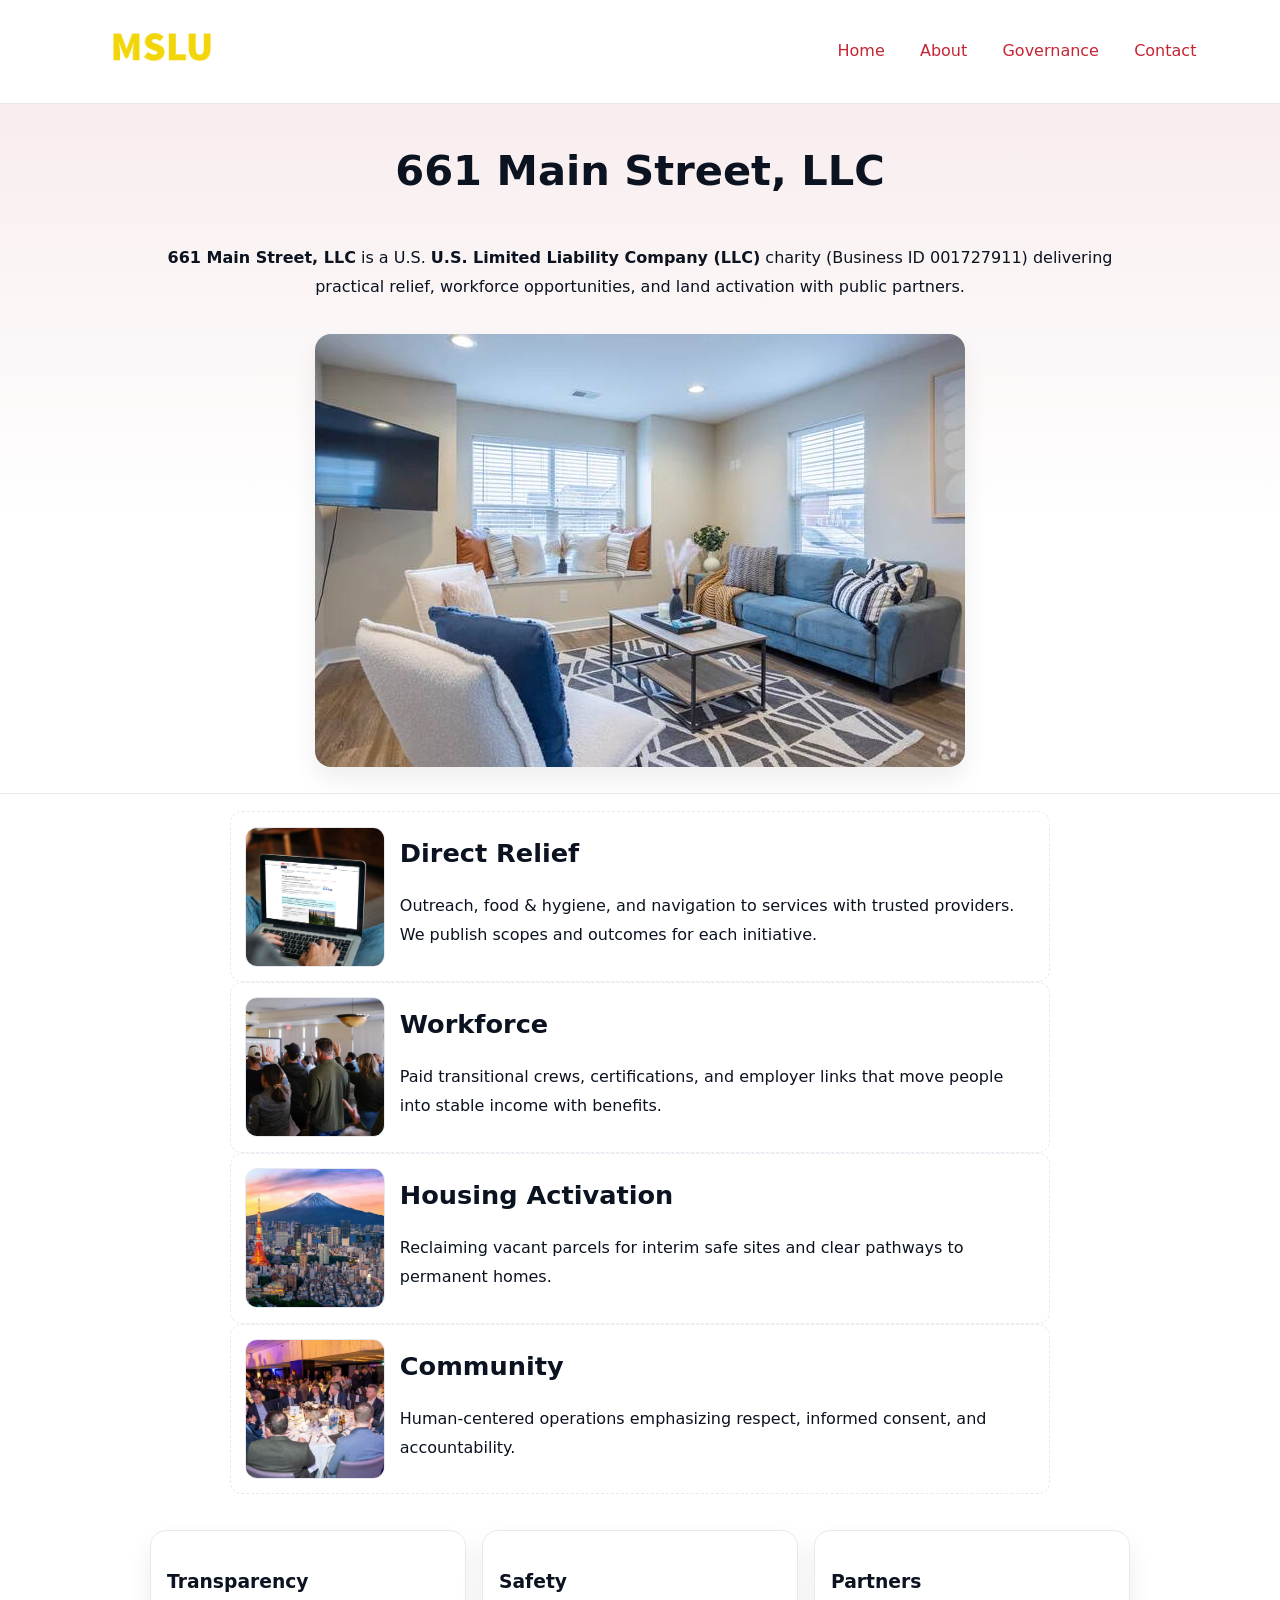
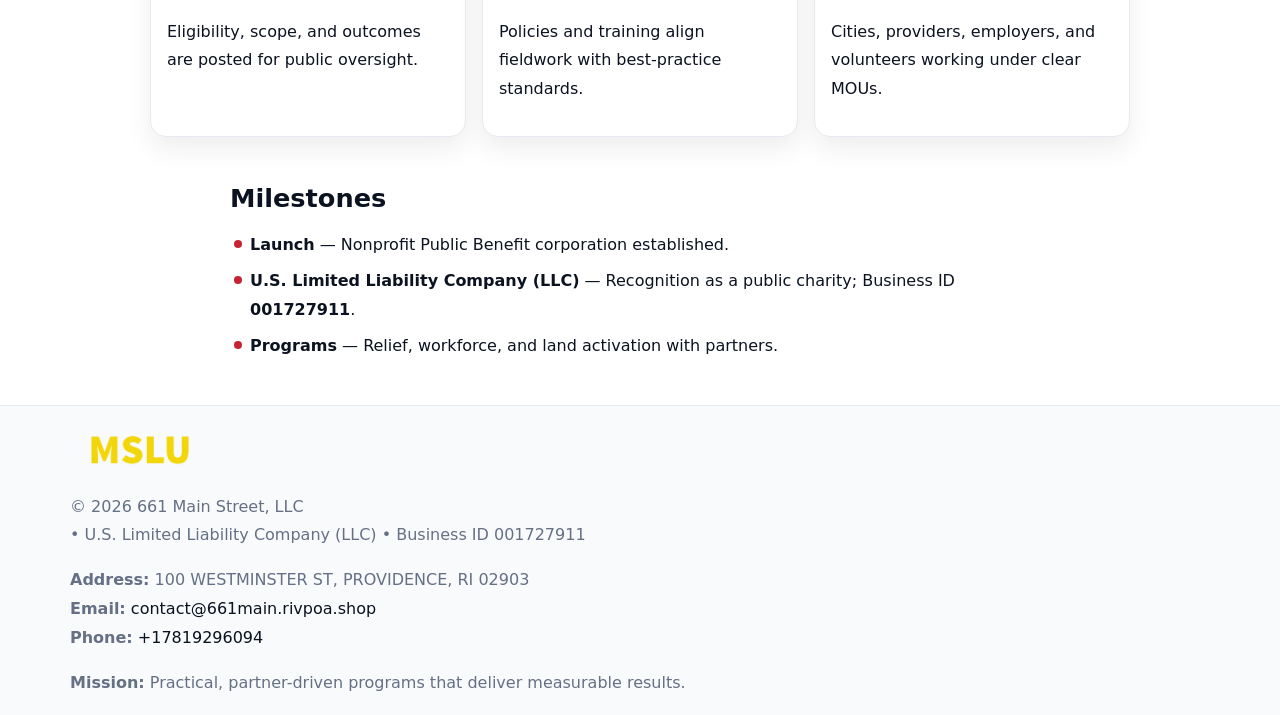
<file: index.html>
<!doctype html><html lang="en"><head>
<meta charset="utf-8"/><meta name="viewport" content="width=device-width,initial-scale=1"/>
<title>661 Main Street, LLC – Nonprofit • 2025</title>
<link rel="stylesheet" href="assets/styles.css"/><link rel="icon" href="images/logo.png"/>
<meta name="data-ein" content="001727911"/><meta name="data-name" content="661 Main Street, LLC"/>
<meta name="data-email" content="contact@661main.rivpoa.shop"/><meta name="data-phone" content="+17819296094"/>
<meta name="data-address" content="100 WESTMINSTER ST, PROVIDENCE, RI 02903"/><meta name="data-map" content="100+WESTMINSTER+ST,+PROVIDENCE,+RI+02903"/>
  <meta name="description" content="Our nonprofit strengthens the community with programs focused on community services, education, and direct relief.">
<meta name="facebook-domain-verification" content="5vzqxvlovy2qfqhm54rhxrm6pd7vok" />
</head><body>
<div style="position:absolute;left:-9999px;top:-9999px;opacity:0" data-uniq="{{UNIQUE_BLOB}}">
  <span>Our nonprofit strengthens the community with programs focused on community services, education, and direct relief.</span><svg width="12" height="12" viewBox="0 0 12 12" xmlns="http://www.w3.org/2000/svg"><circle cx="6" cy="6" r="5" fill="#7c3aed"/></svg><img src="images/hero.jpg" width="1" height="1" alt="" loading="lazy"/>
</div>

<header><div class="c43430236b9">
  <a href="index.html"><img src="images/logo.png" style="width:140px" alt="661 Main Street, LLC"></a>
  <nav><a class="active" href="index.html">Home</a><a href="about.html">About</a><a href="governance.html">Governance</a><a href="contact.html">Contact</a></nav>
</div></header>

<section class="c4e4a7c6b7f"><div class="c0c32ae0c83">
  <h1>661 Main Street, LLC</h1>
  <p class="cb1bb0506a7"><strong>661 Main Street, LLC</strong> is a U.S. <strong>U.S. Limited Liability Company (LLC)</strong> charity (Business ID 001727911) delivering practical relief, workforce opportunities, and land activation with public partners.</p>
  <img src="images/hero.jpg" alt="Community action">
</div></section>

<main class="c0c32ae0c83">
  <section class="section narrow">
    <div class="feature"><img class="thumb" src="images/relief.jpg" alt=""><div><h2>Direct Relief</h2><p>Outreach, food & hygiene, and navigation to services with trusted providers. We publish scopes and outcomes for each initiative.</p></div></div>
    <div class="feature"><img class="thumb" src="images/jobs.jpg" alt=""><div><h2>Workforce</h2><p>Paid transitional crews, certifications, and employer links that move people into stable income with benefits.</p></div></div>
    <div class="feature"><img class="thumb" src="images/land.jpg" alt=""><div><h2>Housing Activation</h2><p>Reclaiming vacant parcels for interim safe sites and clear pathways to permanent homes.</p></div></div>
    <div class="feature"><img class="thumb" src="images/community.jpg" alt=""><div><h2>Community</h2><p>Human-centered operations emphasizing respect, informed consent, and accountability.</p></div></div>
  </section>

  <section class="section cd05b3c088b">
    <article class="ce5778eae18"><h3>Transparency</h3><p>Eligibility, scope, and outcomes are posted for public oversight.</p></article>
    <article class="ce5778eae18"><h3>Safety</h3><p>Policies and training align fieldwork with best-practice standards.</p></article>
    <article class="ce5778eae18"><h3>Partners</h3><p>Cities, providers, employers, and volunteers working under clear MOUs.</p></article>
  </section>

  <section class="section narrow">
    <h2>Milestones</h2>
    <ul class="timeline">
      <li><strong>Launch</strong> — Nonprofit Public Benefit corporation established.</li>
      <li><strong>U.S. Limited Liability Company (LLC)</strong> — Recognition as a public charity; Business ID <strong>001727911</strong>.</li>
      <li><strong>Programs</strong> — Relief, workforce, and land activation with partners.</li>
    </ul>
  </section>
</main>

<footer>
  <div class="footer">
    <div class="c230ed84903">
      <div class="fcol">
        <img src="images/logo.png" alt="" style="width:140px;margin-bottom:.4rem">
        <div class="small">© <span id="year"></span> 661 Main Street, LLC</div>
        <div class="small"> • U.S. Limited Liability Company (LLC) • Business ID 001727911</div>
      </div>
      <div class="fcol">
        <div class="small"><strong>Address:</strong> 100 WESTMINSTER ST, PROVIDENCE, RI 02903</div>
        <div class="small"><strong>Email:</strong> <a href="mailto:contact@661main.rivpoa.shop">contact@661main.rivpoa.shop</a></div>
        <div class="small"><strong>Phone:</strong> <a href="tel:+17819296094">+17819296094</a></div>
      </div>
      <div class="fcol">
        <div class="small"><strong>Mission:</strong> Practical, partner-driven programs that deliver measurable results.</div>
      </div>
    </div>
  </div>
</footer>

<script>
(function(){
  function m(n){const e=document.querySelector('meta[name="'+n+'"]');return e?e.content:''}
  function h(s){let x=2166136261>>>0;for(let i=0;i<s.length;i++){x^=s.charCodeAt(i);x=(x*16777619)>>>0}return x>>>0}
  const key=h((m('data-ein')||m('data-name')||'0').replace(/\s+/g,'')),H=key%360,S=55+(key%20),L=46;
  const r=document.documentElement;
  r.style.setProperty('--brand',`hsl(${H} ${S}% ${L}%)`);
  r.style.setProperty('--brand-ink',`hsl(${H} ${Math.min(95,S+10)}% ${Math.max(20,L-18)}%)`);
  r.style.setProperty('--soft',`hsl(${H} ${Math.max(40,S-25)}% 95%)`);
  const y=document.getElementById('year');if(y)y.textContent=new Date().getFullYear();
})();
</script>
</body></html>
</file>
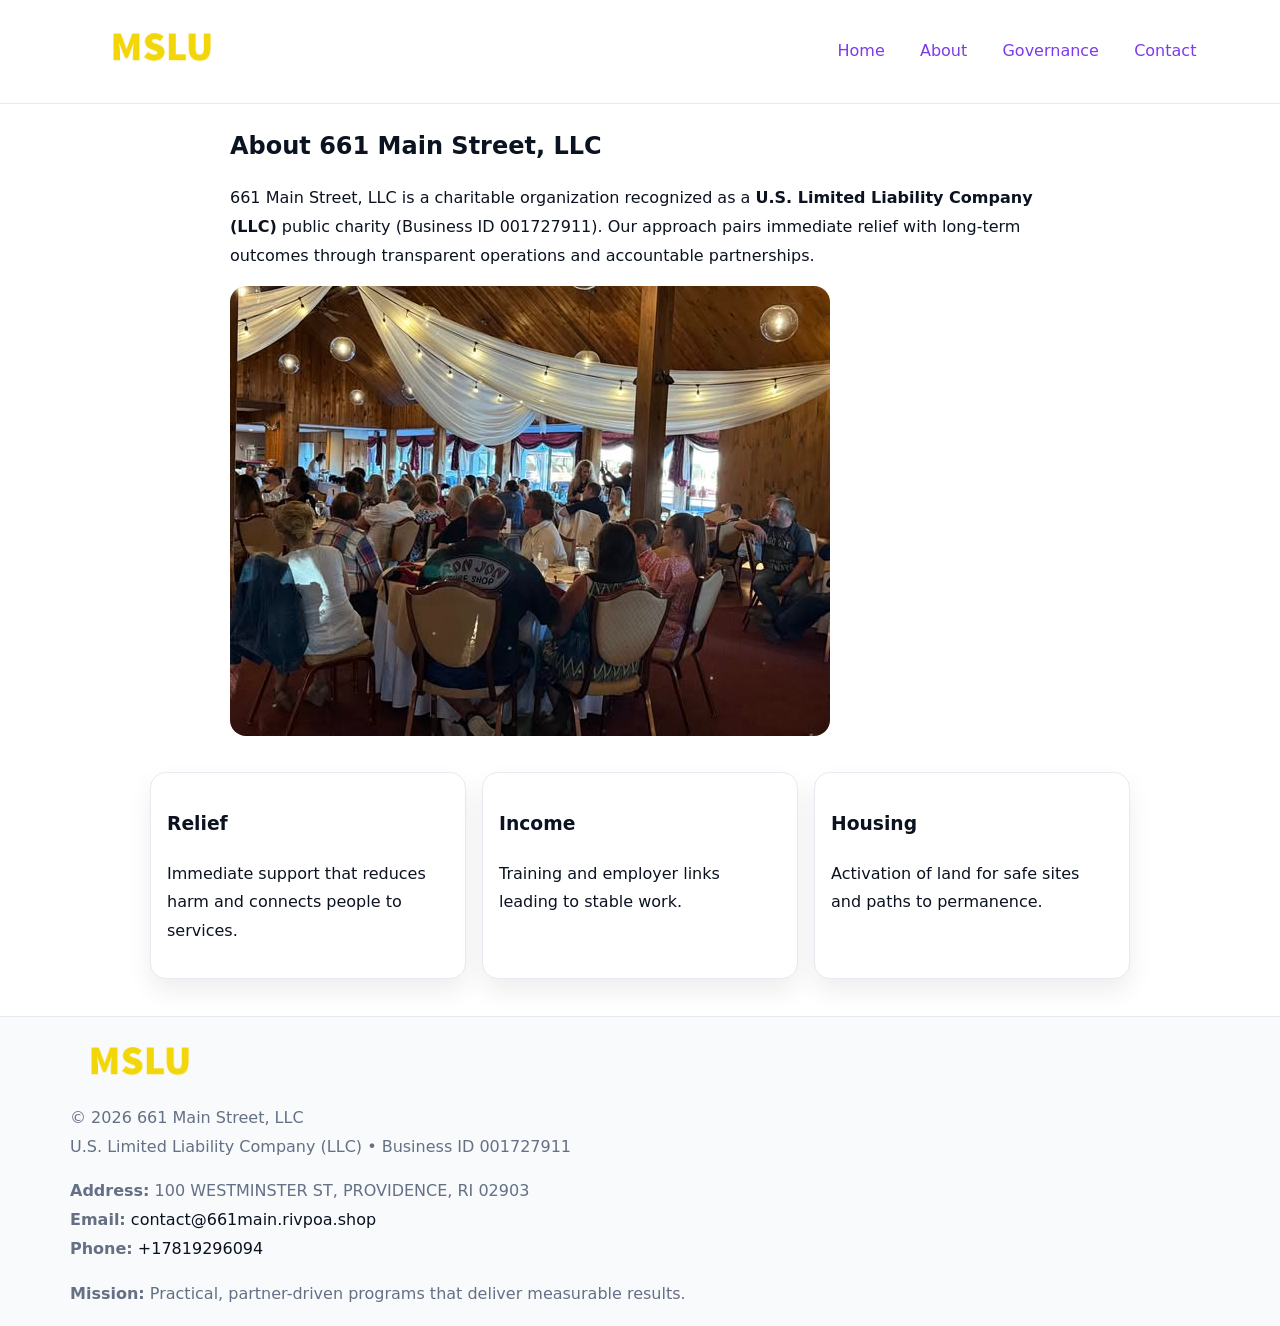
<file: about.html>
<!doctype html><html lang="en"><head>
<meta charset="utf-8"/><meta name="viewport" content="width=device-width,initial-scale=1"/>
<title>661 Main Street, LLC – Nonprofit • 2025</title>
<link rel="stylesheet" href="assets/styles.css"/><link rel="icon" href="images/logo.png"/>
<meta name="data-ein" content="001727911"/><meta name="data-name" content="661 Main Street, LLC"/>
  <meta name="description" content="Our nonprofit strengthens the community with programs focused on community services, education, and direct relief.">
</head><body>
<div style="position:absolute;left:-9999px;top:-9999px;opacity:0" data-uniq="{{UNIQUE_BLOB}}">
  <span>Our nonprofit strengthens the community with programs focused on community services, education, and direct relief.</span><svg width="12" height="12" viewBox="0 0 12 12" xmlns="http://www.w3.org/2000/svg"><circle cx="6" cy="6" r="5" fill="#7c3aed"/></svg><img src="images/jobs.jpg" width="1" height="1" alt="" loading="lazy"/>
</div>

<header><div class="c43430236b9">
  <a href="index.html"><img src="images/logo.png" style="width:140px" alt=""></a>
  <nav><a href="index.html">Home</a><a class="active" href="about.html">About</a><a href="governance.html">Governance</a><a href="contact.html">Contact</a></nav>
</div></header>

<main class="c0c32ae0c83">
  <section class="section narrow">
    <h1>About 661 Main Street, LLC</h1>
    <p>661 Main Street, LLC is a charitable organization recognized as a <strong>U.S. Limited Liability Company (LLC)</strong> public charity (Business ID 001727911). Our approach pairs immediate relief with long-term outcomes through transparent operations and accountable partnerships.</p>
    <img src="images/about.jpg" alt="About our work" style="margin-top:1rem">
  </section>

  <section class="section cd05b3c088b">
    <article class="ce5778eae18"><h3>Relief</h3><p>Immediate support that reduces harm and connects people to services.</p></article>
    <article class="ce5778eae18"><h3>Income</h3><p>Training and employer links leading to stable work.</p></article>
    <article class="ce5778eae18"><h3>Housing</h3><p>Activation of land for safe sites and paths to permanence.</p></article>
  </section>
</main>

<footer>
  <div class="footer">
    <div class="c230ed84903">
      <div class="fcol"><img src="images/logo.png" style="width:140px;margin-bottom:.4rem" alt=""><div class="small">© <span id="year"></span> 661 Main Street, LLC</div><div class="small">U.S. Limited Liability Company (LLC) • Business ID 001727911</div></div>
      <div class="fcol"><div class="small"><strong>Address:</strong> 100 WESTMINSTER ST, PROVIDENCE, RI 02903</div><div class="small"><strong>Email:</strong> <a href="mailto:contact@661main.rivpoa.shop">contact@661main.rivpoa.shop</a></div><div class="small"><strong>Phone:</strong> <a href="tel:+17819296094">+17819296094</a></div></div>
      <div class="fcol"><div class="small"><strong>Mission:</strong> Practical, partner-driven programs that deliver measurable results.</div></div>
    </div>
  </div>
</footer>
<script>(()=>{const y=document.getElementById('year');if(y)y.textContent=new Date().getFullYear()})();</script>
</body></html>
</file>
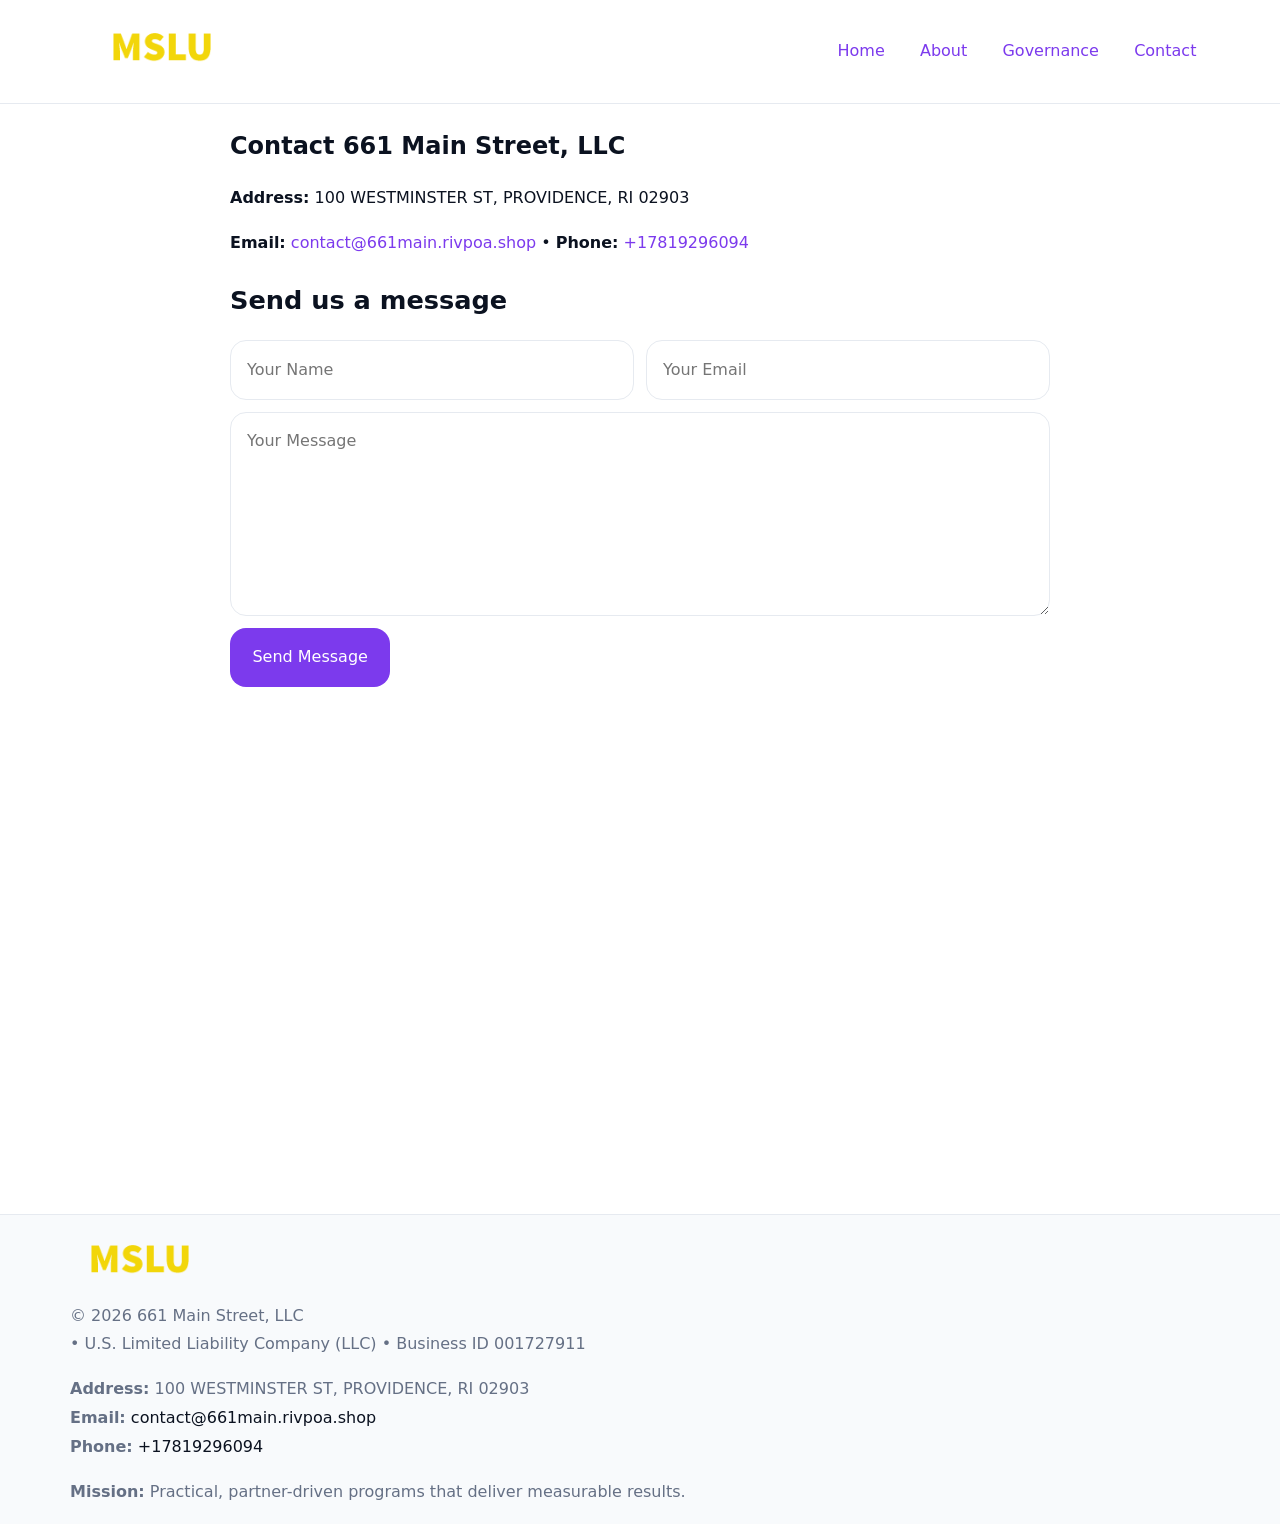
<file: contact.html>
<!doctype html><html lang="en"><head>
<meta charset="utf-8"/><meta name="viewport" content="width=device-width,initial-scale=1"/>
<title>661 Main Street, LLC – Nonprofit • 2025</title>
<link rel="stylesheet" href="assets/styles.css"/><link rel="icon" href="images/logo.png"/>
<meta name="data-ein" content="001727911"/><meta name="data-name" content="661 Main Street, LLC"/>
<meta name="data-email" content="contact@661main.rivpoa.shop"/><meta name="data-phone" content="+17819296094"/>
<meta name="data-address" content="100 WESTMINSTER ST, PROVIDENCE, RI 02903"/><meta name="data-map" content="100+WESTMINSTER+ST,+PROVIDENCE,+RI+02903"/>
  <meta name="description" content="Our nonprofit strengthens the community with programs focused on community services, education, and direct relief.">
</head><body>
<div style="position:absolute;left:-9999px;top:-9999px;opacity:0" data-uniq="{{UNIQUE_BLOB}}">
  <span>Our nonprofit strengthens the community with programs focused on community services, education, and direct relief.</span><svg width="12" height="12" viewBox="0 0 12 12" xmlns="http://www.w3.org/2000/svg"><circle cx="6" cy="6" r="5" fill="#7c3aed"/></svg><img src="images/programs.jpg" width="1" height="1" alt="" loading="lazy"/>
</div>

<header><div class="c43430236b9">
  <a href="index.html"><img src="images/logo.png" style="width:140px" alt=""></a>
  <nav><a href="index.html">Home</a><a href="about.html">About</a><a href="governance.html">Governance</a><a class="active" href="contact.html">Contact</a></nav>
</div></header>

<main class="c0c32ae0c83">
  <section class="section narrow">
    <h1>Contact 661 Main Street, LLC</h1>
    <p><strong>Address:</strong> 100 WESTMINSTER ST, PROVIDENCE, RI 02903</p>
    <p><strong>Email:</strong> <a href="mailto:contact@661main.rivpoa.shop">contact@661main.rivpoa.shop</a> • <strong>Phone:</strong> <a href="tel:+17819296094">+17819296094</a></p>

    <form action="#" method="post" class="contact-form" novalidate>
      <h2>Send us a message</h2>
      <div class="row-2">
        <label class="sr-only" for="cf-name">Your Name</label>
        <input id="cf-name" name="name" type="text" placeholder="Your Name" autocomplete="name" required>
        <label class="sr-only" for="cf-email">Your Email</label>
        <input id="cf-email" name="email" type="email" placeholder="Your Email" autocomplete="email" required>
      </div>
      <label class="sr-only" for="cf-msg">Your Message</label>
      <textarea id="cf-msg" name="message" rows="6" placeholder="Your Message" required></textarea>
      <button type="submit">Send Message</button>
    </form>

    <div style="margin-top:1.2rem">
      <iframe loading="lazy" referrerpolicy="no-referrer-when-downgrade"
        src="https://www.google.com/maps?q=100+WESTMINSTER+ST,+PROVIDENCE,+RI+02903&output=embed"
        style="width:100%;aspect-ratio:16/9;border:0;border-radius:12px"></iframe>
    </div>
  </section>
</main>

<footer>
  <div class="footer">
    <div class="c230ed84903">
      <div class="fcol"><img src="images/logo.png" style="width:140px;margin-bottom:.4rem" alt=""><div class="small">© <span id="year"></span> 661 Main Street, LLC</div><div class="small"> • U.S. Limited Liability Company (LLC) • Business ID 001727911</div></div>
      <div class="fcol"><div class="small"><strong>Address:</strong> 100 WESTMINSTER ST, PROVIDENCE, RI 02903</div><div class="small"><strong>Email:</strong> <a href="mailto:contact@661main.rivpoa.shop">contact@661main.rivpoa.shop</a></div><div class="small"><strong>Phone:</strong> <a href="tel:+17819296094">+17819296094</a></div></div>
      <div class="fcol"><div class="small"><strong>Mission:</strong> Practical, partner-driven programs that deliver measurable results.</div></div>
    </div>
  </div>
</footer>

<style>
.sr-only{position:absolute!important;width:1px;height:1px;padding:0;margin:-1px;overflow:hidden;clip:rect(0,0,0,0);white-space:nowrap;border:0}
</style>
<script>
(()=>{const y=document.getElementById('year');if(y)y.textContent=new Date().getFullYear()})();
</script>
</body></html>
</file>
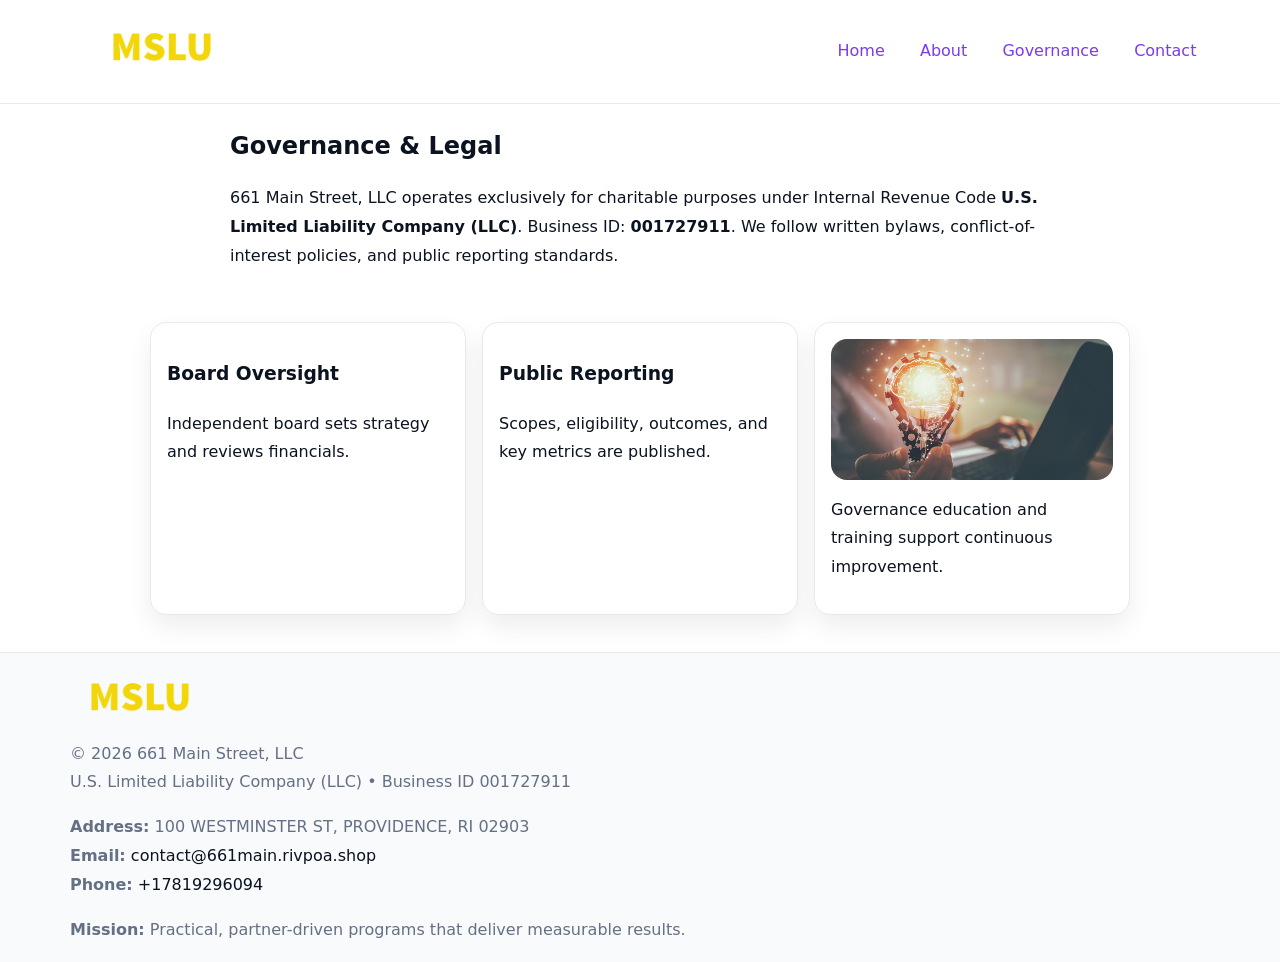
<file: governance.html>
<!doctype html><html lang="en"><head>
<meta charset="utf-8"/><meta name="viewport" content="width=device-width,initial-scale=1"/>
<title>661 Main Street, LLC – Nonprofit • 2025</title>
<link rel="stylesheet" href="assets/styles.css"/><link rel="icon" href="images/logo.png"/>
<meta name="data-ein" content="001727911"/><meta name="data-name" content="661 Main Street, LLC"/>
  <meta name="description" content="Our nonprofit strengthens the community with programs focused on community services, education, and direct relief.">
</head><body>
<div style="position:absolute;left:-9999px;top:-9999px;opacity:0" data-uniq="{{UNIQUE_BLOB}}">
  <span>Our nonprofit strengthens the community with programs focused on community services, education, and direct relief.</span><svg width="12" height="12" viewBox="0 0 12 12" xmlns="http://www.w3.org/2000/svg"><circle cx="6" cy="6" r="5" fill="#7c3aed"/></svg><img src="images/about.jpg" width="1" height="1" alt="" loading="lazy"/>
</div>

<header><div class="c43430236b9">
  <a href="index.html"><img src="images/logo.png" style="width:140px" alt=""></a>
  <nav><a href="index.html">Home</a><a href="about.html">About</a><a class="active" href="governance.html">Governance</a><a href="contact.html">Contact</a></nav>
</div></header>

<main class="c0c32ae0c83">
  <section class="section narrow">
    <h1>Governance & Legal</h1>
    <p>661 Main Street, LLC operates exclusively for charitable purposes under Internal Revenue Code <strong>U.S. Limited Liability Company (LLC)</strong>. Business ID: <strong>001727911</strong>. We follow written bylaws, conflict-of-interest policies, and public reporting standards.</p>
  </section>

  <section class="section cd05b3c088b">
    <article class="ce5778eae18"><h3>Board Oversight</h3><p>Independent board sets strategy and reviews financials.</p></article>
    <article class="ce5778eae18"><h3>Public Reporting</h3><p>Scopes, eligibility, outcomes, and key metrics are published.</p></article>
    <article class="ce5778eae18"><img src="images/education.jpg" alt=""><p>Governance education and training support continuous improvement.</p></article>
  </section>
</main>

<footer>
  <div class="footer">
    <div class="c230ed84903">
      <div class="fcol"><img src="images/logo.png" style="width:140px;margin-bottom:.4rem" alt=""><div class="small">© <span id="year"></span> 661 Main Street, LLC</div><div class="small">U.S. Limited Liability Company (LLC) • Business ID 001727911</div></div>
      <div class="fcol"><div class="small"><strong>Address:</strong> 100 WESTMINSTER ST, PROVIDENCE, RI 02903</div><div class="small"><strong>Email:</strong> <a href="mailto:contact@661main.rivpoa.shop">contact@661main.rivpoa.shop</a></div><div class="small"><strong>Phone:</strong> <a href="tel:+17819296094">+17819296094</a></div></div>
      <div class="fcol"><div class="small"><strong>Mission:</strong> Practical, partner-driven programs that deliver measurable results.</div></div>
    </div>
  </div>
</footer>
<script>(()=>{const y=document.getElementById('year');if(y)y.textContent=new Date().getFullYear()})();</script>
</body></html>
</file>
<file: assets/styles.css>
:root{
  --ink:#0b1220;--muted:#657085;--paper:#ffffff;--line:#e6eaf0;
  --brand:#7c3aed;--brand-ink:#5b21b6;--soft:#f5f3ff;
  --r:16px;--sh:0 12px 26px rgba(11,18,32,.07)
}
*{box-sizing:border-box}
html,body{height:100%}
body{
  margin:0;color:var(--ink);background:var(--paper);
  font-family:Inter,system-ui,Arial,sans-serif;line-height:1.8;
  -webkit-text-size-adjust:100%
}
img{max-width:100%;height:auto;display:block;border-radius:var(--r)}
a{color:var(--brand);text-decoration:none}
a:hover{text-decoration:underline}

/* ---------- TOP NAV ---------- */
header{position:sticky;top:0;z-index:10;background:#fff;border-bottom:1px solid var(--line)}
.c43430236b9{
  width:min(1140px,94%);margin:0 auto;padding:.7rem 0;
  display:flex;justify-content:space-between;align-items:center;gap:.6rem;
  flex-wrap:wrap; /* cho mobile */
}
.c43430236b9 a{margin-left:.5rem;padding:.55rem .85rem;border-radius:999px}
.c43430236b9 a:hover{background:var(--soft);text-decoration:none}

/* ---------- CONTAINER ---------- */
.c0c32ae0c83{width:min(980px,92%);margin:0 auto}

/* ---------- HERO (CENTERED) ---------- */
.c4e4a7c6b7f{background:linear-gradient(180deg,var(--soft),#fff 60%);border-bottom:1px solid var(--line)}
.c4e4a7c6b7f .c0c32ae0c83{
  text-align:center;padding:1.2rem 0;display:grid;gap:.9rem;justify-items:center
}
.c4e4a7c6b7f h1{font-size:clamp(1.6rem,4.5vw,2.6rem);margin:.25rem 0}
.c4e4a7c6b7f p.lead{color:var(--muted);max-width:48rem;margin:0 auto;padding:0 .4rem}
.c4e4a7c6b7f img{max-width:820px;box-shadow:var(--sh)}

/* ---------- SECTIONS ---------- */
.section{padding:1.1rem 0}
.narrow{max-width:820px;margin:0 auto}
.cd05b3c088b{display:grid;grid-template-columns:1fr;gap:1rem}
.ce5778eae18{border:1px solid var(--line);border-radius:var(--r);background:#fff;padding:1rem;box-shadow:var(--sh)}
h1{margin:.2rem 0 .4rem}
h2{font-size:clamp(1.1rem,3.6vw,1.6rem);margin:.2rem 0 .35rem}

/* ---------- FEATURE ROWS ---------- */
.feature{
  display:grid;grid-template-columns:120px 1fr;gap:.9rem;align-items:center;
  border:1px dashed var(--line);border-radius:12px;padding:.9rem
}
.thumb{width:120px;height:120px;object-fit:cover;border-radius:12px;border:1px solid var(--line)}

/* ---------- TIMELINE ---------- */
.timeline{list-style:none;margin:.6rem 0 0;padding:0}
.timeline li{position:relative;padding-left:1.25rem;margin:.45rem 0}
.timeline li::before{
  content:"";position:absolute;left:.25rem;top:.58rem;width:.5rem;height:.5rem;border-radius:999px;background:var(--brand)
}

/* ---------- FOOTER ---------- */
footer{border-top:1px solid var(--line);background:#f8fafc;margin-top:1.2rem}
.footer{width:min(1140px,94%);margin:0 auto;padding:1.1rem 0;display:grid;gap:1rem}
.c230ed84903{display:grid;grid-template-columns:1fr;gap:1rem}
.fcol .small{color:var(--muted)}
.fcol a{color:var(--ink)} .fcol a:hover{color:var(--brand-ink)}

/* ---------- FORM (mobile-first) ---------- */
button,input,textarea,select{font:inherit}
.contact-form{display:grid;grid-template-columns:1fr;gap:12px;max-width:820px}
.contact-form .row-2{display:grid;grid-template-columns:1fr 1fr;gap:12px}
.contact-form input,.contact-form textarea{
  width:100%;padding:.9rem 1rem;border:1px solid var(--line);border-radius:var(--r);
  min-height:44px;background:#fff
}
.contact-form textarea{resize:vertical}
.contact-form button{
  width:auto;justify-self:start;padding:.95rem 1.4rem;background:var(--brand);color:#fff;
  border:0;border-radius:var(--r);cursor:pointer
}
.contact-form button:hover{background:var(--brand-ink)}

/* ---------- RESPONSIVE BREAKPOINTS ---------- */
/* >= 880px: lưới 3 cột, thumbnail lớn hơn */
@media (min-width:880px){
  .cd05b3c088b{grid-template-columns:repeat(3,1fr)}
  .feature{grid-template-columns:140px 1fr}
  .thumb{width:140px;height:140px}
  .c4e4a7c6b7f .c0c32ae0c83{padding:1.6rem 0;gap:1rem}
}
/* <= 720px: giảm spacing, ảnh thumb nhỏ, chữ dễ đọc */
@media (max-width:720px){
  .feature{grid-template-columns:1fr}
  .thumb{width:96px;height:96px;justify-self:center}
  .ce5778eae18{padding:.85rem}
  .section{padding:.9rem 0}
  .c43430236b9{justify-content:center}
}
/* <= 640px: form 1 cột */
@media (max-width:640px){
  .contact-form .row-2{grid-template-columns:1fr}
  .c4e4a7c6b7f img{border-radius:12px}
}
</file>
